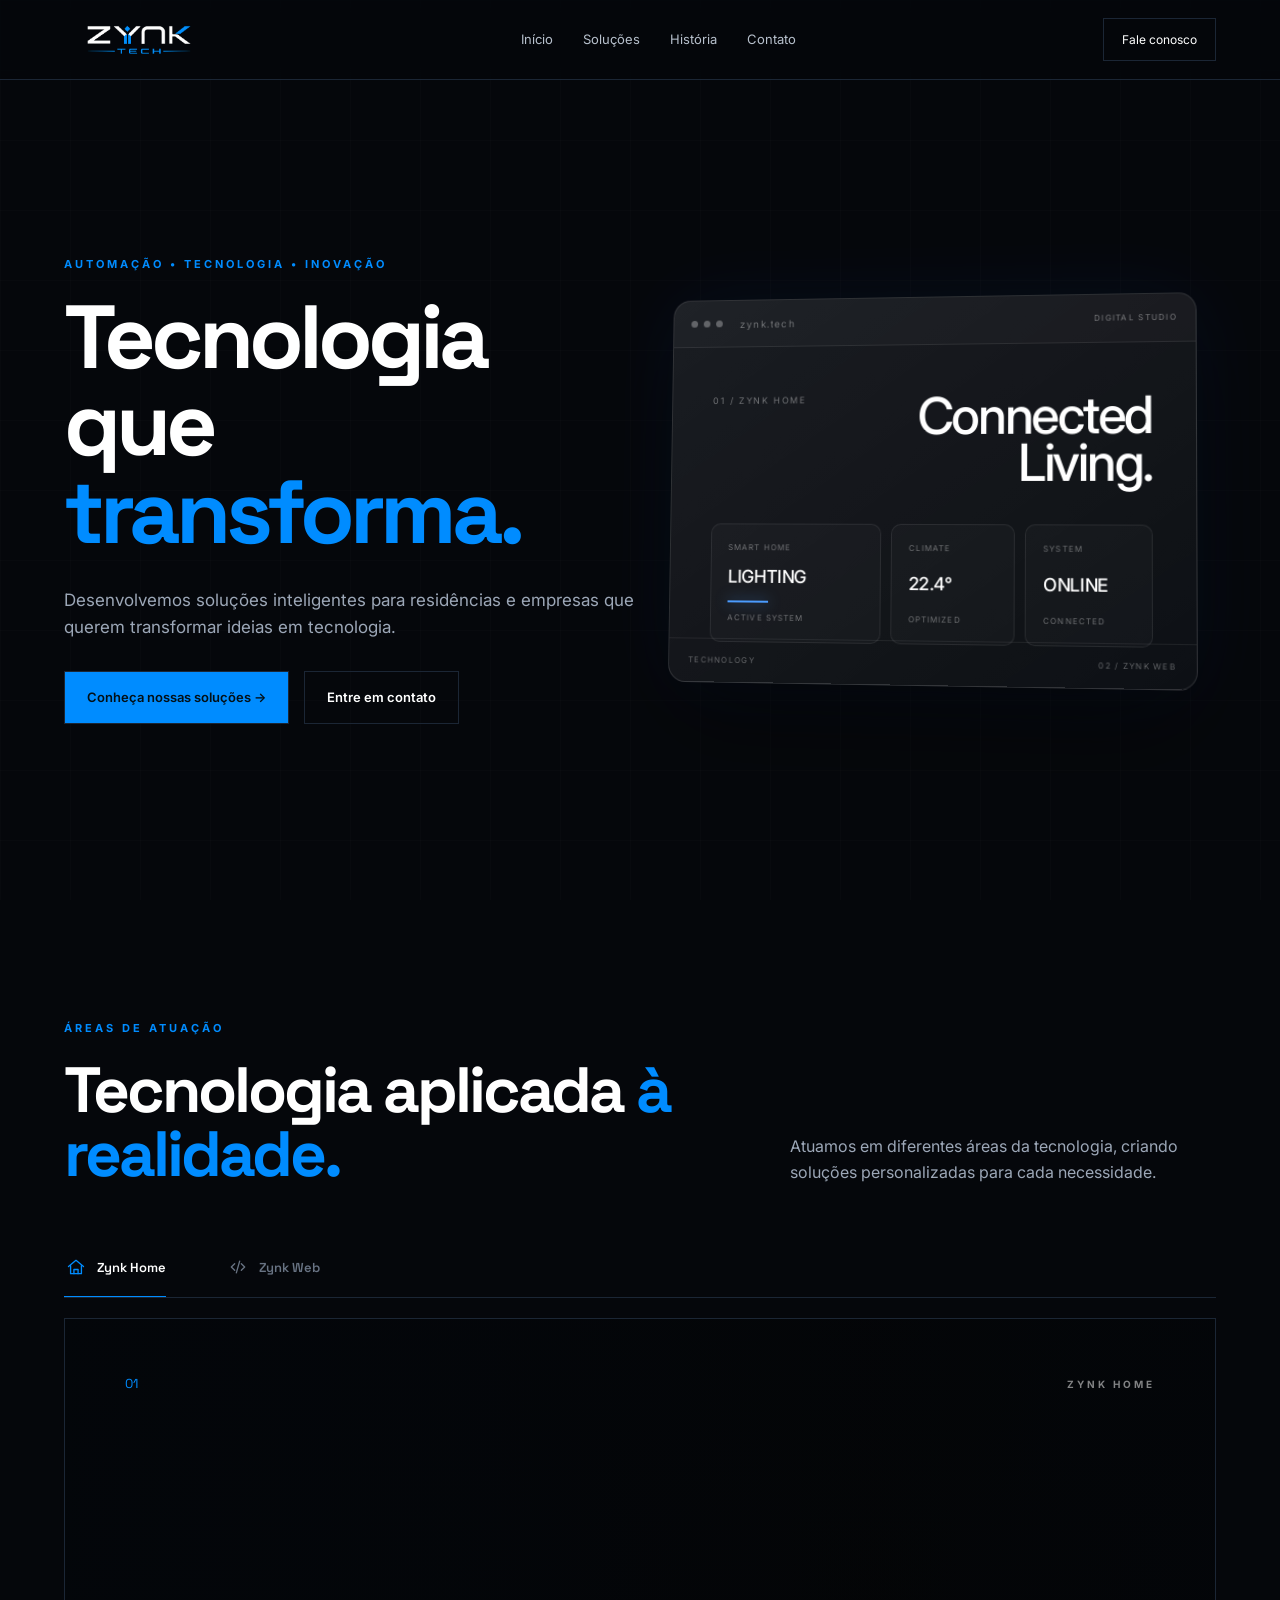
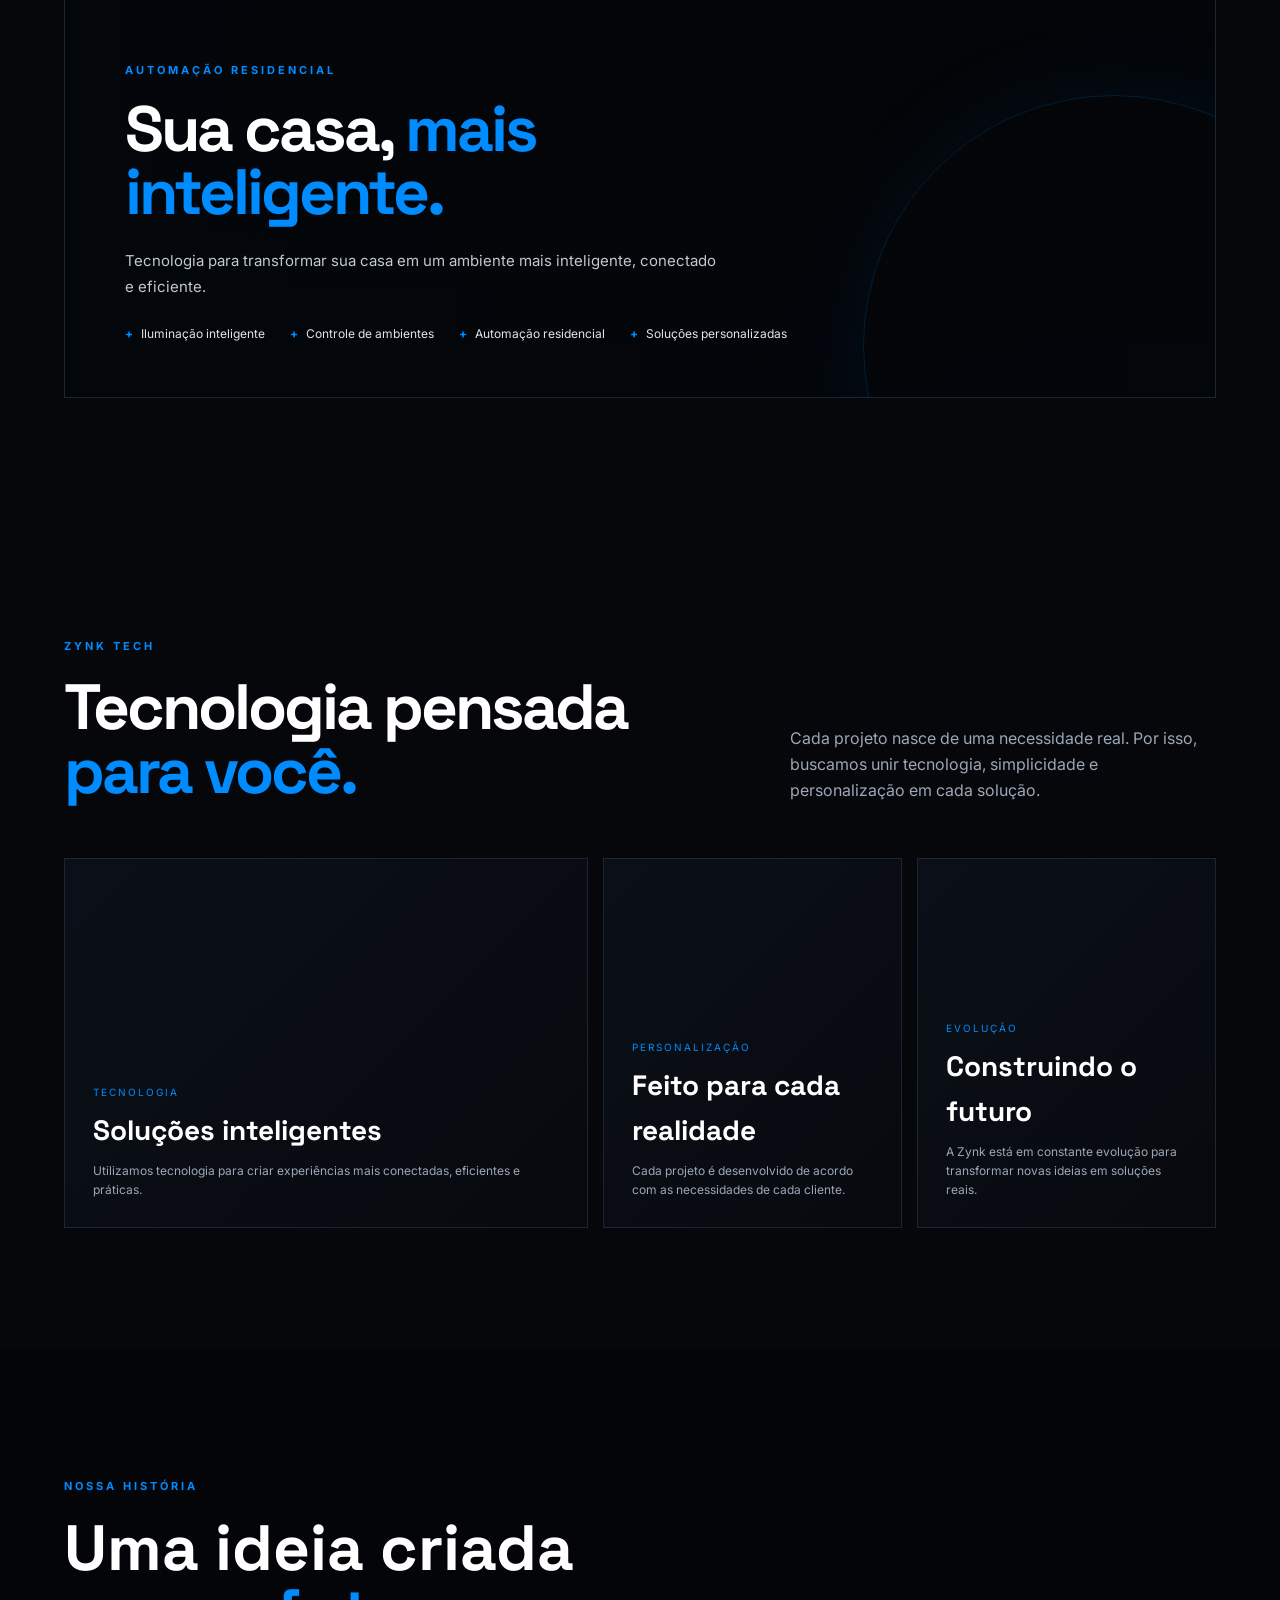
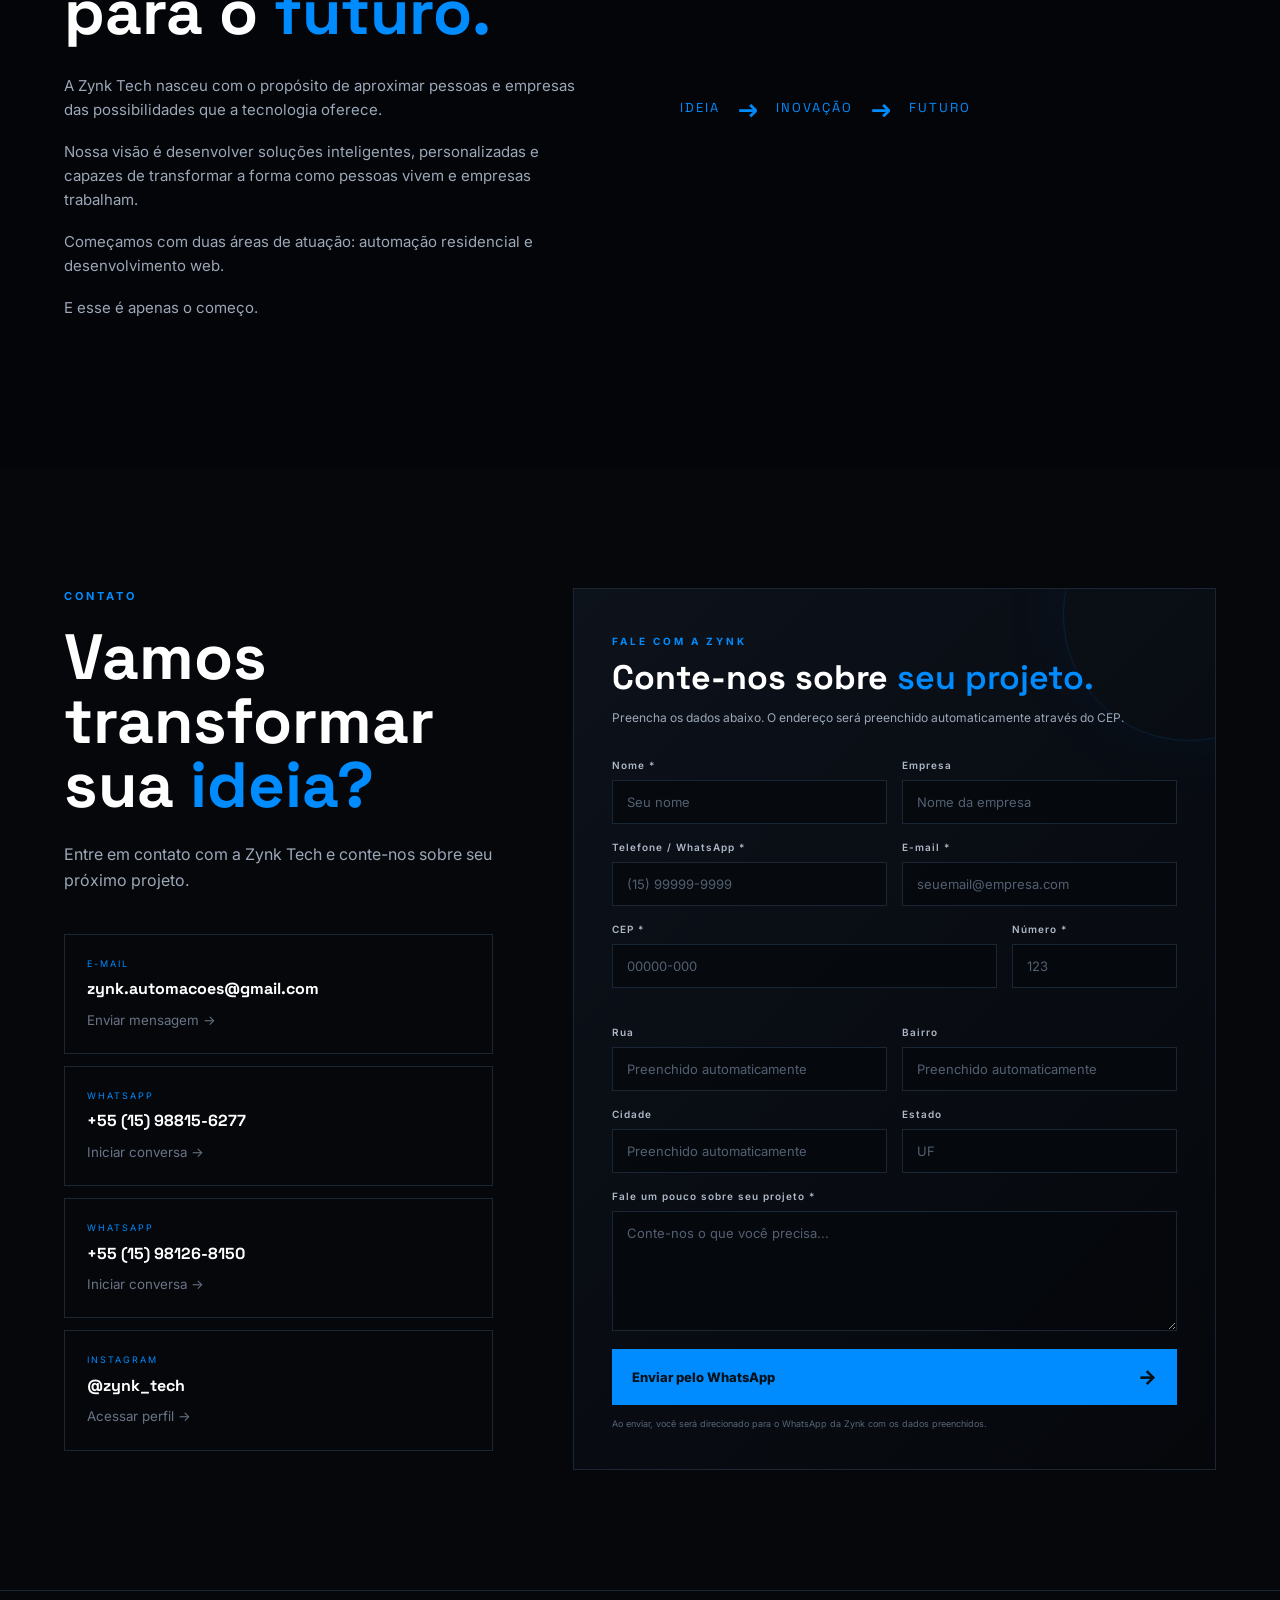
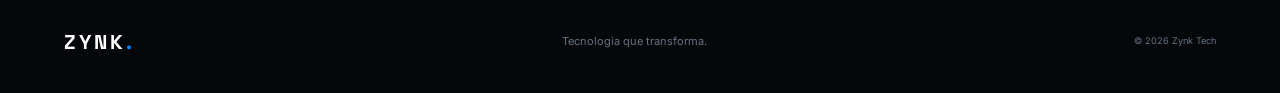
<file: index.html>
﻿<!DOCTYPE html>
<html lang="pt-BR">

<head>
    <meta charset="UTF-8">
    <meta name="viewport" content="width=device-width, initial-scale=1.0">

    <title>Zynk Tech</title>

    <link rel="stylesheet" href="style.css">
</head>

<body>

    <!-- ================= HEADER ================= -->

    <header class="header">

        <a href="#inicio" class="logo">
            <img src="imagens/logo-zynk-tech.png" alt="Zynk Tech">
        </a>

        <nav class="desktop-nav">
            <a href="#inicio">Início</a>
            <a href="#atuacao">Soluções</a>
            <a href="#historia">História</a>
            <a href="#contato">Contato</a>
        </nav>

        <a href="#contato" class="header-button">
            Fale conosco
        </a>

        <!-- MENU HAMBÚRGUER -->

        <button
            class="menu-toggle"
            type="button"
            aria-label="Abrir menu"
            aria-expanded="false">

            <span></span>
            <span></span>
            <span></span>

        </button>

        <!-- MENU MOBILE -->

        <nav class="mobile-nav">

            <a href="#inicio">Início</a>
            <a href="#atuacao">Soluções</a>
            <a href="#historia">História</a>
            <a href="#contato">Contato</a>

            <a href="#contato" class="mobile-contact-button">
                Fale conosco →
            </a>

        </nav>

    </header>


    <!-- ================= HERO ================= -->

    <section id="inicio" class="hero">

        <div class="hero-content">

            <p class="tag">
                AUTOMAÇÃO • TECNOLOGIA • INOVAÇÃO
            </p>

            <h1>
                Tecnologia que
                <span>transforma.</span>
            </h1>

            <p class="hero-description">
                Desenvolvemos soluções inteligentes para residências e empresas que querem transformar ideias
                em tecnologia.
            </p>

            <div class="hero-buttons">

                <a href="#atuacao" class="button primary">
                    Conheça nossas soluções →
                </a>

                <a href="#contato" class="button secondary">
                    Entre em contato
                </a>

            </div>

        </div>


        <!-- ELEMENTO VISUAL -->

        <div class="hero-visual">

            <div class="showcase-browser">

                <div class="showcase-topbar">

                    <div class="browser-dots">
                        <span></span>
                        <span></span>
                        <span></span>
                    </div>

                    <div class="browser-address">
                        zynk.tech
                    </div>

                    <span class="showcase-status">
                        DIGITAL STUDIO
                    </span>

                </div>

                <div class="showcase-content">

                    <div class="showcase-heading">
                        <span>01 / ZYNK HOME</span>
                        <strong>Connected<br>Living.</strong>
                    </div>

                    <div class="showcase-grid">

                        <div class="showcase-panel showcase-panel-main">

                            <span>SMART HOME</span>

                            <strong>LIGHTING</strong>

                            <div class="showcase-line"></div>

                            <small>ACTIVE SYSTEM</small>

                        </div>

                        <div class="showcase-panel">

                            <span>CLIMATE</span>

                            <strong>22.4°</strong>

                            <small>OPTIMIZED</small>

                        </div>

                        <div class="showcase-panel">

                            <span>SYSTEM</span>

                            <strong>ONLINE</strong>

                            <small>CONNECTED</small>

                        </div>

                    </div>

                </div>

                <div class="showcase-footer">

                    <span>TECHNOLOGY</span>
                    <span>02 / ZYNK WEB</span>

                </div>

            </div>

        </div>

    </section>


    <!-- ================= ÁREAS DE ATUAÇÃO ================= -->

    <section id="atuacao" class="sector-section">

        <div class="sector-header">

            <div>

                <p class="tag">
                    ÁREAS DE ATUAÇÃO
                </p>

                <h2>
                    Tecnologia aplicada
                    <span>à realidade.</span>
                </h2>

            </div>

            <p>
                Atuamos em diferentes áreas da tecnologia,
                criando soluções personalizadas para cada
                necessidade.
            </p>

        </div>


        <!-- ================= ABAS ================= -->

        <div class="sector-tabs" role="tablist">

            <!-- HOME -->

            <button
                class="sector-tab active"
                type="button"
                data-sector="residencial"
                role="tab"
                aria-selected="true">

                <span class="tab-icon">

                    <svg viewBox="0 0 24 24" aria-hidden="true">
                        <path d="M3 11.5 12 4l9 7.5"></path>
                        <path d="M5.5 10.5V20h13v-9.5"></path>
                        <path d="M9.5 20v-5h5v5"></path>
                    </svg>

                </span>

                <span class="tab-text">
                    Zynk Home
                </span>

            </button>


            <!-- WEB -->

            <button
                class="sector-tab"
                type="button"
                data-sector="sites"
                role="tab"
                aria-selected="false">

                <span class="tab-icon">

                    <svg viewBox="0 0 24 24" aria-hidden="true">
                        <path d="m8 8-4 4 4 4"></path>
                        <path d="m16 8 4 4-4 4"></path>
                        <path d="m14 5-4 14"></path>
                    </svg>

                </span>

                <span class="tab-text">
                    Zynk Web
                </span>

            </button>

        </div>


        <!-- ================= ÁREA DOS SETORES ================= -->

        <div class="sector-display">

            <!-- ================= RESIDENCIAL ================= -->

            <article
                class="sector-panel active"
                data-panel="residencial">

                <video
                    class="sector-video"
                    muted
                    loop
                    playsinline
                    autoplay
                    preload="auto">

                    <source
                        src="videos/smart-city-otimizado.mp4"
                        type="video/mp4">

                </video>

                <div class="sector-overlay"></div>

                <div class="sector-content">

                    <div class="sector-top">

                        <span class="sector-number">
                            01
                        </span>

                        <span class="sector-category">
                            ZYNK HOME
                        </span>

                    </div>

                    <div class="sector-main-text">

                        <p class="sector-small-title">
                            AUTOMAÇÃO RESIDENCIAL
                        </p>

                        <h3>
                            Sua casa,
                            <span>mais inteligente.</span>
                        </h3>

                        <p class="sector-description">
                            Tecnologia para transformar sua casa em um ambiente
                            mais inteligente, conectado e eficiente.
                        </p>

                        <ul class="sector-list">

                            <li>Iluminação inteligente</li>
                            <li>Controle de ambientes</li>
                            <li>Automação residencial</li>
                            <li>Soluções personalizadas</li>

                        </ul>

                    </div>

                </div>

            </article>


            <!-- ================= SITES ================= -->

            <article
                class="sector-panel"
                data-panel="sites">

                <video
                    class="sector-video"
                    muted
                    loop
                    playsinline
                    autoplay
                    preload="auto">

                    <source
                        src="videos/web-otimizado.mp4"
                        type="video/mp4">

                </video>

                <div class="sector-overlay"></div>

                <div class="sector-content">

                    <div class="sector-top">

                        <span class="sector-number">
                            02
                        </span>

                        <span class="sector-category">
                            ZYNK WEB
                        </span>

                    </div>

                    <div class="sector-main-text">

                        <p class="sector-small-title">
                            DESENVOLVIMENTO DE SITES
                        </p>

                        <h3>
                            Sua empresa na
                            <span>internet.</span>
                        </h3>

                        <p class="sector-description">
                            Desenvolvemos sites modernos e responsivos
                            para empresas que desejam fortalecer sua
                            presença digital.
                        </p>

                        <ul class="sector-list">

                            <li>Sites institucionais</li>
                            <li>Landing pages</li>
                            <li>Design responsivo</li>
                            <li>Projetos personalizados</li>

                        </ul>

                    </div>

                </div>

            </article>

        </div>

    </section>
    <!-- ================= DIFERENCIAIS ================= -->

    <section id="diferenciais" class="section projects">

        <div class="section-header">

            <div>

                <p class="tag">
                    ZYNK TECH
                </p>

                <h2>
                    Tecnologia pensada
                    <span>para você.</span>
                </h2>

            </div>

            <p>
                Cada projeto nasce de uma necessidade real.
                Por isso, buscamos unir tecnologia, simplicidade
                e personalização em cada solução.
            </p>

        </div>

        <div class="project-grid">

            <div class="project-card large">

                <span>
                    TECNOLOGIA
                </span>

                <h3>
                    Soluções inteligentes
                </h3>

                <p>
                    Utilizamos tecnologia para criar experiências
                    mais conectadas, eficientes e práticas.
                </p>

            </div>

            <div class="project-card">

                <span>
                    PERSONALIZAÇÃO
                </span>

                <h3>
                    Feito para cada realidade
                </h3>

                <p>
                    Cada projeto é desenvolvido de acordo com
                    as necessidades de cada cliente.
                </p>

            </div>

            <div class="project-card">

                <span>
                    EVOLUÇÃO
                </span>

                <h3>
                    Construindo o futuro
                </h3>

                <p>
                    A Zynk está em constante evolução para
                    transformar novas ideias em soluções reais.
                </p>

            </div>

        </div>

    </section>




    <!-- ================= HISTÓRIA ================= -->

    <section id="historia" class="history">

        <div class="history-content">

            <p class="tag">
                NOSSA HISTÓRIA
            </p>

            <h2>
                Uma ideia criada
                para o <span>futuro.</span>
            </h2>

            <p>
                A Zynk Tech nasceu com o propósito de
                aproximar pessoas e empresas das possibilidades
                que a tecnologia oferece.
            </p>

            <p>
                Nossa visão é desenvolver soluções inteligentes,
                personalizadas e capazes de transformar a forma
                como pessoas vivem e empresas trabalham.
            </p>

            <p>
                Começamos com duas áreas de atuação: automação residencial
                e desenvolvimento web.
            </p>

            <p>
                E esse é apenas o começo.
            </p>

        </div>


        <div class="history-visual">

            <div class="history-line">

                <span>IDEIA</span>

                <strong>→</strong>

                <span>INOVAÇÃO</span>

                <strong>→</strong>

                <span>FUTURO</span>

            </div>

        </div>

    </section>


    <!-- ================= CONTATO ================= -->

    <section id="contato" class="section contact">

        <div class="contact-title">

            <p class="tag">
                CONTATO
            </p>

            <h2>
                Vamos transformar
                sua <span>ideia?</span>
            </h2>

            <p>
                Entre em contato com a Zynk Tech
                e conte-nos sobre seu próximo projeto.
            </p>


            <!-- CONTATOS DIRETOS -->

            <div class="contact-list">

                <!-- E-MAIL -->

                <a
                    href="mailto:zynk.automacoes@gmail.com"
                    class="contact-item">

                    <span>
                        E-MAIL
                    </span>

                    <strong>
                        zynk.automacoes@gmail.com
                    </strong>

                    <small>
                        Enviar mensagem →
                    </small>

                </a>


                <!-- TELEFONE 1 / WHATSAPP -->

                <a
                    href="https://wa.me/5515988156277"
                    target="_blank"
                    rel="noopener noreferrer"
                    class="contact-item">

                    <span>
                        WHATSAPP
                    </span>

                    <strong>
                        +55 (15) 98815-6277
                    </strong>

                    <small>
                        Iniciar conversa →
                    </small>

                </a>


                <!-- TELEFONE 2 -->

                <a
                    href="https://wa.me/5515981268150"
                    target="_blank"
                    rel="noopener noreferrer"
                    class="contact-item">

                    <span>
                        WHATSAPP
                    </span>

                    <strong>
                        +55 (15) 98126-8150
                    </strong>

                    <small>
                        Iniciar conversa →
                    </small>

                </a>


                <!-- INSTAGRAM -->

                <a
                    href="https://www.instagram.com/zynk_tech/"
                    target="_blank"
                    rel="noopener noreferrer"
                    class="contact-item">

                    <span>
                        INSTAGRAM
                    </span>

                    <strong>
                        @zynk_tech
                    </strong>

                    <small>
                        Acessar perfil →
                    </small>

                </a>

            </div>

        </div>


        <!-- ================= FORMULÁRIO ================= -->

        <div class="contact-form-wrapper">

            <div class="form-heading">

                <span>
                    FALE COM A ZYNK
                </span>

                <h3>
                    Conte-nos sobre
                    <strong>seu projeto.</strong>
                </h3>

                <p>
                    Preencha os dados abaixo. O endereço será
                    preenchido automaticamente através do CEP.
                </p>

            </div>


            <form id="contactForm" class="contact-form">

                <div class="form-row">

                    <div class="form-group">

                        <label for="nome">
                            Nome *
                        </label>

                        <input
                            type="text"
                            id="nome"
                            name="nome"
                            placeholder="Seu nome"
                            autocomplete="name"
                            required>

                    </div>


                    <div class="form-group">

                        <label for="empresa">
                            Empresa
                        </label>

                        <input
                            type="text"
                            id="empresa"
                            name="empresa"
                            placeholder="Nome da empresa"
                            autocomplete="organization">

                    </div>

                </div>


                <div class="form-row">

                    <div class="form-group">

                        <label for="telefone">
                            Telefone / WhatsApp *
                        </label>

                        <input
                            type="tel"
                            id="telefone"
                            name="telefone"
                            placeholder="(15) 99999-9999"
                            autocomplete="tel"
                            maxlength="15"
                            required>

                    </div>


                    <div class="form-group">

                        <label for="email">
                            E-mail *
                        </label>

                        <input
                            type="email"
                            id="email"
                            name="email"
                            placeholder="seuemail@empresa.com"
                            autocomplete="email"
                            required>

                    </div>

                </div>


                <div class="form-row cep-row">

                    <div class="form-group cep-field">

                        <label for="cep">
                            CEP *
                        </label>

                        <input
                            type="text"
                            id="cep"
                            name="cep"
                            placeholder="00000-000"
                            inputmode="numeric"
                            autocomplete="postal-code"
                            maxlength="9"
                            required>

                        <small id="cepStatus" class="cep-status"></small>

                    </div>


                    <div class="form-group number-field">

                        <label for="numero">
                            Número *
                        </label>

                        <input
                            type="text"
                            id="numero"
                            name="numero"
                            placeholder="123"
                            autocomplete="address-line2"
                            required>

                    </div>

                </div>


                <div class="form-row">

                    <div class="form-group">

                        <label for="endereco">
                            Rua
                        </label>

                        <input
                            type="text"
                            id="endereco"
                            name="endereco"
                            placeholder="Preenchido automaticamente"
                            autocomplete="street-address"
                            readonly>

                    </div>


                    <div class="form-group">

                        <label for="bairro">
                            Bairro
                        </label>

                        <input
                            type="text"
                            id="bairro"
                            name="bairro"
                            placeholder="Preenchido automaticamente"
                            readonly>

                    </div>

                </div>


                <div class="form-row">

                    <div class="form-group">

                        <label for="cidade">
                            Cidade
                        </label>

                        <input
                            type="text"
                            id="cidade"
                            name="cidade"
                            placeholder="Preenchido automaticamente"
                            autocomplete="address-level2"
                            readonly>

                    </div>


                    <div class="form-group state-field">

                        <label for="estado">
                            Estado
                        </label>

                        <input
                            type="text"
                            id="estado"
                            name="estado"
                            placeholder="UF"
                            maxlength="2"
                            readonly>

                    </div>

                </div>


                <div class="form-group">

                    <label for="mensagem">
                        Fale um pouco sobre seu projeto *
                    </label>

                    <textarea
                        id="mensagem"
                        name="mensagem"
                        rows="5"
                        placeholder="Conte-nos o que você precisa..."
                        required></textarea>

                </div>


                <button
                    type="submit"
                    class="form-submit">

                    Enviar pelo WhatsApp
                    <span>→</span>

                </button>


                <p class="form-note">
                    Ao enviar, você será direcionado para o WhatsApp
                    da Zynk com os dados preenchidos.
                </p>

            </form>

        </div>

    </section>


    <!-- ================= FOOTER ================= -->

    <footer>

        <div class="footer-logo">
            ZYNK<span>.</span>
        </div>

        <p>
            Tecnologia que transforma.
        </p>

        <small>
            © 2026 Zynk Tech
        </small>

    </footer>


    <script src="script.js"></script>

</body>

</html>
</file>
<file: style.css>
﻿@import url(
    'https://fonts.googleapis.com/css2?family=Inter:wght@400;500;600;700;800&family=Space+Grotesk:wght@400;500;600;700&display=swap'
);


/* =====================================================
   CONFIGURAÇÕES
===================================================== */

:root {

    --bg: #05070b;
    --bg-secondary: #0b0f16;
    --card: #101722;

    --text: #ffffff;
    --muted: #9ca7b7;

    --line: #1b2635;

    --cyan: #008CFF;
    --purple: #006BFF;

}


* {

    margin: 0;
    padding: 0;

    box-sizing: border-box;

}


html {

    scroll-behavior: smooth;

}


body {

    background: var(--bg);

    color: var(--text);

    font-family: "Inter", sans-serif;

    line-height: 1.6;

    overflow-x: hidden;

}


a {

    text-decoration: none;

    color: inherit;

}


button,
input,
textarea {

    font-family: inherit;

}


button {

    border: none;

}


input,
textarea {

    outline: none;

}


/* =====================================================
   SCROLLBAR
===================================================== */

::-webkit-scrollbar {

    width: 8px;

}


::-webkit-scrollbar-track {

    background: #030509;

}


::-webkit-scrollbar-thumb {

    background: #172334;

}


::-webkit-scrollbar-thumb:hover {

    background: var(--cyan);

}


/* =====================================================
   HEADER
===================================================== */

.header {

    height: 80px;

    position: fixed;

    top: 0;
    left: 0;

    width: 100%;

    z-index: 1000;

    display: flex;

    align-items: center;

    justify-content: space-between;

    padding: 0 5%;

    background: rgba(5,7,11,0.75);

    backdrop-filter: blur(15px);

    border-bottom: 1px solid var(--line);

}


.logo {

    display: flex;

    align-items: center;

    z-index: 1002;

}


.logo img {

    width: 150px;

    height: auto;

    display: block;

}


.desktop-nav {

    display: flex;

    gap: 30px;

}


.desktop-nav a {

    font-size: 13px;

    color: #b7c0cc;

    transition: 0.3s;

}


.desktop-nav a:hover {

    color: var(--cyan);

}


.header-button {

    border: 1px solid var(--line);

    padding: 11px 18px;

    font-size: 12px;

    transition: 0.3s;

}


.header-button:hover {

    border-color: var(--cyan);

    color: var(--cyan);

}


/* =====================================================
   MENU HAMBÚRGUER
===================================================== */

.menu-toggle {

    display: none;

    width: 42px;
    height: 42px;

    background: transparent;

    cursor: pointer;

    align-items: center;

    justify-content: center;

    flex-direction: column;

    gap: 5px;

    z-index: 1002;

}


.menu-toggle span {

    display: block;

    width: 24px;
    height: 2px;

    background: white;

    transition: 0.3s;

}


.menu-toggle.active span:nth-child(1) {

    transform: translateY(7px) rotate(45deg);

}


.menu-toggle.active span:nth-child(2) {

    opacity: 0;

}


.menu-toggle.active span:nth-child(3) {

    transform: translateY(-7px) rotate(-45deg);

}


/* =====================================================
   MENU MOBILE
===================================================== */

.mobile-nav {

    display: none;

    position: absolute;

    top: 80px;

    left: 0;

    width: 100%;

    padding: 15px 5% 25px;

    background: rgba(5,7,11,0.98);

    backdrop-filter: blur(20px);

    border-bottom: 1px solid var(--line);

}


.mobile-nav.open {

    display: flex;

    flex-direction: column;

}


.mobile-nav a {

    padding: 16px 0;

    color: #b7c0cc;

    font-size: 14px;

    border-bottom: 1px solid rgba(27,38,53,0.6);

    transition: 0.3s;

}


.mobile-nav a:hover {

    color: var(--cyan);

}


.mobile-nav .mobile-contact-button {

    margin-top: 15px;

    padding: 14px 18px;

    color: #031016;

    background: var(--cyan);

    border: none;

    text-align: center;

    font-weight: 700;

}


/* =====================================================
   HERO
===================================================== */

.hero {

    min-height: 100vh;

    padding: 160px 5% 80px;

    max-width: 1500px;

    margin: auto;

    display: grid;

    grid-template-columns: 1fr 1fr;

    align-items: center;

    position: relative;

    overflow: hidden;

}


.hero::before {

    content: "";

    position: absolute;

    inset: 0;

    opacity: 0.18;

    background-image:

        linear-gradient(
            rgba(255,255,255,0.08) 1px,
            transparent 1px
        ),

        linear-gradient(
            90deg,
            rgba(255,255,255,0.08) 1px,
            transparent 1px
        );

    background-size: 70px 70px;

}


.hero-content {

    position: relative;

    z-index: 2;

}


.tag {

    color: var(--cyan);

    font-size: 11px;

    font-weight: 700;

    letter-spacing: 3px;

    margin-bottom: 20px;

}


.hero h1 {

    font-family: "Space Grotesk";

    font-size: clamp(55px, 7vw, 95px);

    line-height: 0.98;

    letter-spacing: -5px;

    max-width: 800px;

}


.hero h1 span {

    color: var(--cyan);

}


.hero-description {

    color: var(--muted);

    max-width: 570px;

    font-size: 17px;

    margin: 30px 0;

}


.hero-buttons {

    display: flex;

    gap: 15px;

    flex-wrap: wrap;

}


.button {

    padding: 15px 22px;

    border: 1px solid var(--line);

    font-size: 13px;

    font-weight: 600;

    transition: 0.3s;

}


.primary {

    background: var(--cyan);

    color: #031016;

}


.primary:hover {

    transform: translateY(-3px);

    box-shadow:
        0 10px 40px rgba(0,140,255,0.2);

}


.secondary:hover {

    border-color: var(--cyan);

    color: var(--cyan);

}


/* =====================================================
   HERO VISUAL
===================================================== */

.hero-visual {

    min-height: 550px;

    position: relative;

    display: flex;

    align-items: center;

    justify-content: center;

}


.circle {

    width: 340px;

    height: 340px;

    border-radius: 50%;

    border: 1px solid rgba(0,140,255,0.4);

    box-shadow:

        0 0 80px rgba(0,140,255,0.1),

        inset 0 0 80px rgba(0,107,255,0.08);

    position: relative;

}


.circle::before {

    content: "";

    position: absolute;

    inset: 45px;

    border-radius: 50%;

    border: 1px solid rgba(0,140,255,0.2);

}


.circle::after {

    content: "";

    position: absolute;

    inset: 100px;

    border-radius: 50%;

    border: 1px solid rgba(0,140,255,0.2);

}


.tech-card {

    position: absolute;

    padding: 15px 20px;

    min-width: 135px;

    background: rgba(12,17,25,0.85);

    border: 1px solid var(--line);

    backdrop-filter: blur(12px);

}


.tech-card span {

    color: var(--cyan);

    font-size: 10px;

}


.tech-card p {

    font-family: "Space Grotesk";

    font-size: 12px;

    font-weight: 600;

}


.card-1 {

    top: 17%;

    right: 10%;

}


.card-2 {

    bottom: 17%;

    left: 5%;

}


.card-3 {

    top: 48%;

    right: 0;

}


/* =====================================================
   SETORES
===================================================== */

.sector-section {

    padding: 120px 5%;

    max-width: 1600px;

    margin: auto;

}


.sector-header {

    display: grid;

    grid-template-columns: 1fr 0.65fr;

    gap: 70px;

    align-items: end;

    margin-bottom: 50px;

}


.sector-header h2 {

    font-family: "Space Grotesk";

    font-size: clamp(40px, 5vw, 65px);

    line-height: 1;

    letter-spacing: -3px;

}


.sector-header h2 span {

    color: var(--cyan);

}


.sector-header > p {

    color: var(--muted);

    max-width: 500px;

}


/* =====================================================
   ABAS DOS SETORES
===================================================== */

.sector-tabs {

    display: flex;

    align-items: center;

    gap: 0;

    border-bottom: 1px solid var(--line);

    margin-bottom: 20px;

    overflow-x: auto;

    scrollbar-width: none;

}


.sector-tabs::-webkit-scrollbar {

    display: none;

}


.sector-tab {

    position: relative;

    border: none;

    background: transparent;

    color: #687383;

    padding: 20px 30px 18px;

    cursor: pointer;

    font-size: 13px;

    font-weight: 600;

    white-space: nowrap;

    transition: 0.3s;

    display: flex;

    align-items: center;

    gap: 10px;

}


.sector-tab:first-child {

    padding-left: 0;

}


.sector-tab:hover {

    color: white;

}


.sector-tab.active {

    color: white;

}


.sector-tab::after {

    content: "";

    position: absolute;

    left: 30px;
    right: 30px;

    bottom: -1px;

    height: 2px;

    background: var(--cyan);

    transform: scaleX(0);

    transform-origin: center;

    transition: 0.3s;

}


.sector-tab:first-child::after {

    left: 0;

}


.sector-tab.active::after {

    transform: scaleX(1);

}


/* ÍCONES */

.tab-icon {

    width: 23px;
    height: 23px;

    display: flex;

    align-items: center;
    justify-content: center;

}


.tab-icon svg {

    width: 20px;
    height: 20px;

    fill: none;

    stroke: currentColor;

    stroke-width: 1.6;

    stroke-linecap: round;

    stroke-linejoin: round;

    transition: 0.3s;

}


.sector-tab.active .tab-icon {

    color: var(--cyan);

}


.tab-text {

    font-family: "Space Grotesk";

}


/* =====================================================
   ÁREA DO CONTEÚDO
===================================================== */

.sector-display {

    position: relative;

    width: 100%;

    min-height: 680px;

    overflow: hidden;

    background: #020407;

    border: 1px solid var(--line);

}


/* =====================================================
   PAINÉIS
===================================================== */

.sector-panel {

    position: absolute;

    inset: 0;

    opacity: 0;

    visibility: hidden;

    pointer-events: none;

    transition:
        opacity 0.6s ease,
        visibility 0.6s ease;

}


.sector-panel.active {

    opacity: 1;

    visibility: visible;

    pointer-events: auto;

}


/* =====================================================
   VÍDEO
===================================================== */

.sector-video {

    position: absolute;

    inset: 0;

    width: 100%;
    height: 100%;

    object-fit: cover;

    z-index: 1;

    background: #020407;

    filter: grayscale(100%);

}


/* =====================================================
   OVERLAY
===================================================== */

.sector-overlay {

    position: absolute;

    inset: 0;

    z-index: 2;

    background:

        linear-gradient(
            90deg,
            rgba(3,6,10,0.96) 0%,
            rgba(3,6,10,0.82) 35%,
            rgba(3,6,10,0.42) 70%,
            rgba(3,6,10,0.72) 100%
        ),

        linear-gradient(
            0deg,
            rgba(3,6,10,0.95) 0%,
            transparent 45%,
            rgba(3,6,10,0.35) 100%
        );

}


/* =====================================================
   CONTEÚDO SOBRE O VÍDEO
===================================================== */

.sector-content {

    position: relative;

    z-index: 3;

    height: 100%;

    min-height: 680px;

    padding: 55px 60px;

    display: flex;

    flex-direction: column;

    justify-content: space-between;

}


.sector-top {

    display: flex;

    align-items: center;

    justify-content: space-between;

}


.sector-number {

    font-family: "Space Grotesk";

    font-size: 13px;

    color: var(--cyan);

}


.sector-category {

    font-size: 10px;

    letter-spacing: 3px;

    font-weight: 700;

    color: rgba(255,255,255,0.5);

}


.sector-main-text {

    max-width: 700px;

}


.sector-small-title {

    color: var(--cyan);

    font-size: 11px;

    letter-spacing: 3px;

    font-weight: 700;

    margin-bottom: 18px;

}


.sector-main-text h3 {

    font-family: "Space Grotesk";

    font-size: clamp(45px, 5vw, 75px);

    line-height: 0.98;

    letter-spacing: -3px;

    margin-bottom: 25px;

}


.sector-main-text h3 span {

    color: var(--cyan);

}


.sector-description {

    color: #c1c8d2;

    max-width: 600px;

    font-size: 15px;

    line-height: 1.7;

    margin-bottom: 25px;

}


.sector-list {

    list-style: none;

    display: flex;

    flex-wrap: wrap;

    gap: 10px 25px;

}


.sector-list li {

    color: #e0e5ec;

    font-size: 12px;

}


.sector-list li::before {

    content: "+";

    color: var(--cyan);

    margin-right: 8px;

    font-weight: 700;

}


/* =====================================================
   EFEITO DO PAINEL
===================================================== */

.sector-panel::before {

    content: "";

    position: absolute;

    width: 500px;
    height: 500px;

    right: -150px;
    bottom: -200px;

    border-radius: 50%;

    border: 1px solid rgba(0,140,255,0.18);

    box-shadow:
        0 0 100px rgba(0,140,255,0.08);

    z-index: 3;

    pointer-events: none;

}


/* =====================================================
   SEÇÕES
===================================================== */

.section {

    max-width: 1500px;

    margin: auto;

    padding: 120px 5%;

}


.section-header {

    display: grid;

    grid-template-columns: 1fr 0.65fr;

    gap: 70px;

    align-items: end;

    margin-bottom: 55px;

}


.section-header h2 {

    font-family: "Space Grotesk";

    font-size: clamp(40px, 5vw, 65px);

    line-height: 1;

    letter-spacing: -3px;

}


.section-header h2 span {

    color: var(--cyan);

}


.section-header > p {

    color: var(--muted);

}


/* =====================================================
   PROJETOS
===================================================== */

.project-grid {

    display: grid;

    grid-template-columns: 1.4fr .8fr .8fr;

    gap: 15px;

}


.project-card {

    min-height: 270px;

    padding: 28px;

    border: 1px solid var(--line);

    background:

        linear-gradient(
            135deg,
            #0b1018,
            #07090e
        );

    display: flex;

    flex-direction: column;

    justify-content: flex-end;

    position: relative;

    overflow: hidden;

    transition: 0.3s;

}


.project-card:hover {

    border-color: rgba(0,140,255,0.35);

    transform: translateY(-4px);

}


.project-card.large {

    min-height: 370px;

}


.project-card span {

    color: var(--cyan);

    font-size: 10px;

    letter-spacing: 2px;

}


.project-card h3 {

    font-family: "Space Grotesk";

    font-size: 28px;

    margin: 8px 0;

}


.project-card p {

    color: var(--muted);

    font-size: 12px;

}


/* =====================================================
   HISTÓRIA
===================================================== */

.history {

    padding: 130px 5%;

    display: grid;

    grid-template-columns: 1fr 1fr;

    gap: 80px;

    background: #030509;

    position: relative;

}


.history-content {

    max-width: 700px;

    justify-self: end;

}


.history h2 {

    font-family: "Space Grotesk";

    font-size: clamp(40px,5vw,65px);

    line-height: 1;

    margin-bottom: 30px;

}


.history h2 span {

    color: var(--cyan);

}


.history-content > p:not(.tag) {

    color: var(--muted);

    font-size: 15px;

    margin-bottom: 18px;

}


.history-visual {

    display: flex;

    align-items: center;

}


.history-line {

    display: flex;

    align-items: center;

    gap: 18px;

    color: var(--cyan);

    font-family: "Space Grotesk";

}


.history-line span {

    font-size: 13px;

    letter-spacing: 2px;

}


.history-line strong {

    font-size: 25px;

}


/* =====================================================
   CONTATO
===================================================== */

.contact {

    display: grid;

    grid-template-columns: .8fr 1.2fr;

    gap: 80px;

}


.contact-title h2 {

    font-family: "Space Grotesk";

    font-size: clamp(42px,5vw,65px);

    line-height: 1;

}


.contact-title h2 span {

    color: var(--cyan);

}


.contact-title > p:not(.tag) {

    color: var(--muted);

    margin-top: 25px;

    max-width: 450px;

}


/* =====================================================
   CONTATOS DIRETOS
===================================================== */

.contact-list {

    display: flex;

    flex-direction: column;

    gap: 12px;

    margin-top: 40px;

    width: 100%;

    max-width: 520px;

}


.contact-item {

    width: 100%;

    padding: 22px;

    border: 1px solid var(--line);

    display: flex;

    flex-direction: column;

    background: transparent;

    transition: 0.3s;

}


.contact-item:hover {

    border-color: rgba(0,140,255,0.4);

    background: #090e15;

}


.contact-item span {

    color: var(--cyan);

    font-size: 9px;

    letter-spacing: 2px;

}


.contact-item strong {

    font-family: "Space Grotesk";

    font-size: 16px;

    margin-top: 5px;

}


.contact-item small {

    color: #697485;

    margin-top: 8px;

}


/* =====================================================
   GRUPO DOS TELEFONES
===================================================== */

.contact-phone-group {

    cursor: default;

}


.contact-phone-group:hover {

    border-color: rgba(0,140,255,0.4);

}


.phone-links {

    display: flex;

    flex-direction: column;

    width: 100%;

    margin-top: 8px;

}


.phone-links a {

    display: flex;

    align-items: center;

    justify-content: space-between;

    gap: 20px;

    padding: 14px 0;

    border-top: 1px solid var(--line);

    transition: 0.3s;

}


.phone-links a:first-child {

    border-top: none;

    padding-top: 8px;

}


.phone-links a:last-child {

    padding-bottom: 4px;

}


.phone-links a:hover {

    color: var(--cyan);

}


.phone-links a:hover strong {

    color: var(--cyan);

}


.phone-links a:hover small {

    color: var(--text);

}


.phone-links a strong {

    margin-top: 0;

    font-size: 15px;

    transition: 0.3s;

}


.phone-links a small {

    margin-top: 0;

    color: #697485;

    white-space: nowrap;

    transition: 0.3s;

}


/* =====================================================
   FORMULÁRIO
===================================================== */

.contact-form-wrapper {

    border: 1px solid var(--line);

    background:
        linear-gradient(
            135deg,
            rgba(16,23,34,0.7),
            rgba(5,7,11,0.95)
        );

    padding: 38px;

    position: relative;

    overflow: hidden;

}


.contact-form-wrapper::before {

    content: "";

    position: absolute;

    width: 250px;
    height: 250px;

    right: -100px;
    top: -100px;

    border-radius: 50%;

    border: 1px solid rgba(0,140,255,0.15);

    box-shadow:
        0 0 80px rgba(0,140,255,0.05);

    pointer-events: none;

}


.form-heading {

    position: relative;

    z-index: 1;

    margin-bottom: 30px;

}


.form-heading > span {

    color: var(--cyan);

    font-size: 10px;

    letter-spacing: 3px;

    font-weight: 700;

}


.form-heading h3 {

    font-family: "Space Grotesk";

    font-size: 34px;

    line-height: 1.05;

    margin: 8px 0 12px;

}


.form-heading h3 strong {

    color: var(--cyan);

    font-weight: 600;

}


.form-heading p {

    color: var(--muted);

    font-size: 12px;

    max-width: 600px;

}


.contact-form {

    position: relative;

    z-index: 1;

}


.form-row {

    display: grid;

    grid-template-columns: 1fr 1fr;

    gap: 15px;

    margin-bottom: 15px;

}


.form-group {

    display: flex;

    flex-direction: column;

}


.form-group label {

    color: #aeb8c7;

    font-size: 10px;

    letter-spacing: 1px;

    margin-bottom: 7px;

    font-weight: 600;

}


.form-group input,
.form-group textarea {

    width: 100%;

    padding: 13px 14px;

    border: 1px solid var(--line);

    background: rgba(5,7,11,0.75);

    color: white;

    font-size: 13px;

    transition: 0.3s;

}


.form-group textarea {

    resize: vertical;

    min-height: 120px;

}


.form-group input::placeholder,
.form-group textarea::placeholder {

    color: #536071;

}


.form-group input:focus,
.form-group textarea:focus {

    border-color: rgba(0,140,255,0.7);

    box-shadow:
        0 0 0 2px rgba(0,140,255,0.06);

}


.form-group input[readonly] {

    color: #8f9aaa;

    cursor: default;

}


.cep-row {

    grid-template-columns: 1.4fr .6fr;

}


.cep-status {

    min-height: 17px;

    margin-top: 4px;

    color: var(--cyan);

    font-size: 9px;

}


.cep-status.error {

    color: #ff6b6b;

}


.form-submit {

    width: 100%;

    margin-top: 18px;

    padding: 16px 20px;

    display: flex;

    align-items: center;

    justify-content: space-between;

    background: var(--cyan);

    color: #031016;

    font-size: 13px;

    font-weight: 800;

    cursor: pointer;

    transition: 0.3s;

}


.form-submit:hover {

    transform: translateY(-2px);

    box-shadow:
        0 12px 35px rgba(0,140,255,0.18);

}


.form-submit span {

    font-size: 20px;

}


.form-note {

    color: #596577;

    font-size: 9px;

    margin-top: 12px;

    line-height: 1.5;

}


/* =====================================================
   FOOTER
===================================================== */

footer {

    padding: 35px 5%;

    border-top: 1px solid var(--line);

    display: flex;

    align-items: center;

    justify-content: space-between;

    color: #687383;

    font-size: 11px;

}


.footer-logo {

    color: white;

    font-family: "Space Grotesk";

    font-weight: 700;

    font-size: 20px;

    letter-spacing: 3px;

}


.footer-logo span {

    color: var(--cyan);

}


/* =====================================================
   RESPONSIVIDADE — TABLET / MOBILE
===================================================== */

@media (max-width: 1000px) {

    .desktop-nav,
    .header-button {

        display: none;

    }


    .menu-toggle {

        display: flex;

    }


    .hero {

        grid-template-columns: 1fr;

        padding-top: 140px;

    }


    .hero-visual {

        min-height: 400px;

    }


    .sector-header {

        grid-template-columns: 1fr;

        gap: 25px;

    }


    .sector-display {

        min-height: 650px;

    }


    .sector-content {

        min-height: 650px;

        padding: 40px;

    }


    .sector-main-text h3 {

        font-size: 55px;

    }


    .project-grid {

        grid-template-columns: 1fr;

    }


    .history {

        grid-template-columns: 1fr;

    }


    .history-content {

        justify-self: start;

    }


    .contact {

        grid-template-columns: 1fr;

    }

}


/* =====================================================
   MOBILE
===================================================== */

@media (max-width: 650px) {

    .header {

        height: 70px;

        padding: 0 5%;

    }


    .mobile-nav {

        top: 70px;

    }


    .logo img {

        width: 125px;

    }


    .hero {

        padding:
            130px 5% 60px;

    }


    .hero h1 {

        font-size: 52px;

        letter-spacing: -3px;

    }


    .hero-description {

        font-size: 14px;

    }


    .hero-visual {

        transform: scale(.8);

        margin:
            -30px -40px;

    }


    .sector-section {

        padding: 90px 4%;

    }


    .sector-tabs {

        margin-left: -4%;

        margin-right: -4%;

        padding-left: 4%;

    }


    .sector-tab {

        padding:
            18px 20px 16px;

        font-size: 11px;

    }


    .sector-tab:first-child {

        padding-left: 0;

    }


    .sector-tab::after {

        left: 20px;
        right: 20px;

    }


    .sector-tab:first-child::after {

        left: 0;

    }


    .tab-icon {

        width: 20px;
        height: 20px;

    }


    .tab-icon svg {

        width: 18px;
        height: 18px;

    }


    .sector-display {

        min-height: 650px;

    }


    .sector-content {

        min-height: 650px;

        padding: 30px 25px;

    }


    .sector-category {

        font-size: 8px;

        letter-spacing: 2px;

    }


    .sector-main-text h3 {

        font-size: 42px;

        letter-spacing: -2px;

    }


    .sector-description {

        font-size: 13px;

    }


    .sector-list {

        display: grid;

        grid-template-columns: 1fr 1fr;

        gap: 8px;

    }


    .sector-list li {

        font-size: 10px;

    }


    .section {

        padding:
            90px 5%;

    }


    .section-header {

        grid-template-columns: 1fr;

        gap: 25px;

    }


    .history {

        padding:
            90px 5%;

    }


    .history-line {

        flex-wrap: wrap;

    }


    .contact {

        gap: 45px;

    }


    .contact-list {

        margin-top: 30px;

        max-width: 100%;

    }


    .contact-item {

        padding: 20px;

    }


    .phone-links a {

        align-items: flex-start;

        flex-direction: column;

        gap: 4px;

    }


    .phone-links a strong {

        font-size: 14px;

    }


    .phone-links a small {

        font-size: 10px;

    }


    .contact-form-wrapper {

        padding: 25px 20px;

    }


    .form-heading h3 {

        font-size: 29px;

    }


    .form-row,
    .cep-row {

        grid-template-columns: 1fr;

    }


    footer {

        flex-direction: column;

        align-items: flex-start;

        gap: 12px;

    }

}


/* =====================================================
   MOBILE PEQUENO
===================================================== */

@media (max-width: 400px) {

    .hero h1 {

        font-size: 45px;

    }


    .sector-main-text h3 {

        font-size: 37px;

    }


    .sector-content {

        padding:
            25px 20px;

    }


    .sector-list {

        grid-template-columns: 1fr;

    }


    .form-heading h3 {

        font-size: 26px;

    }

}
.hero-visual {
    position: relative;
    width: 100%;
    min-height: 520px;
    display: flex;
    align-items: center;
    justify-content: center;
    perspective: 1400px;
}

.showcase-browser {
    position: relative;
    width: min(620px, 92%);
    min-height: 390px;
    overflow: hidden;
    border: 1px solid rgba(255,255,255,.12);
    border-radius: 18px;
    background:
        linear-gradient(145deg, rgba(255,255,255,.075), rgba(255,255,255,.018)),
        #080b10;
    box-shadow:
        0 40px 100px rgba(0,0,0,.45),
        0 0 80px rgba(40,120,255,.08);
    transform: rotateY(-7deg) rotateX(3deg);
    transition: transform .6s ease, box-shadow .6s ease;
}

.showcase-browser:hover {
    transform: rotateY(-2deg) rotateX(1deg) translateY(-6px);
    box-shadow:
        0 50px 110px rgba(0,0,0,.5),
        0 0 90px rgba(40,120,255,.13);
}

.showcase-topbar {
    height: 48px;
    display: flex;
    align-items: center;
    gap: 18px;
    padding: 0 18px;
    border-bottom: 1px solid rgba(255,255,255,.08);
    background: rgba(255,255,255,.025);
}

.browser-dots {
    display: flex;
    gap: 6px;
}

.browser-dots span {
    width: 7px;
    height: 7px;
    border-radius: 50%;
    background: rgba(255,255,255,.3);
}

.browser-address {
    flex: 1;
    font-size: 10px;
    letter-spacing: .12em;
    color: rgba(255,255,255,.38);
}

.showcase-status {
    font-size: 8px;
    letter-spacing: .16em;
    color: rgba(255,255,255,.42);
}

.showcase-content {
    padding: 48px 42px 38px;
}

.showcase-heading {
    display: flex;
    justify-content: space-between;
    align-items: flex-start;
    margin-bottom: 38px;
}

.showcase-heading span {
    font-size: 9px;
    letter-spacing: .18em;
    color: rgba(255,255,255,.4);
}

.showcase-heading strong {
    font-size: clamp(34px, 4vw, 54px);
    line-height: .92;
    font-weight: 500;
    letter-spacing: -.045em;
    color: #fff;
    text-align: right;
}

.showcase-grid {
    display: grid;
    grid-template-columns: 1.4fr 1fr 1fr;
    gap: 10px;
}

.showcase-panel {
    min-height: 120px;
    padding: 17px;
    display: flex;
    flex-direction: column;
    justify-content: space-between;
    border: 1px solid rgba(255,255,255,.08);
    border-radius: 10px;
    background: rgba(255,255,255,.025);
}

.showcase-panel span,
.showcase-panel small {
    font-size: 8px;
    letter-spacing: .14em;
    color: rgba(255,255,255,.38);
}

.showcase-panel strong {
    font-size: 18px;
    font-weight: 500;
    letter-spacing: -.02em;
    color: #fff;
}

.showcase-line {
    width: 42px;
    height: 2px;
    background: #4b9cff;
    box-shadow: 0 0 14px rgba(75,156,255,.7);
}

.showcase-footer {
    position: absolute;
    left: 0;
    right: 0;
    bottom: 0;
    display: flex;
    justify-content: space-between;
    padding: 15px 20px;
    border-top: 1px solid rgba(255,255,255,.07);
    font-size: 8px;
    letter-spacing: .16em;
    color: rgba(255,255,255,.35);
}

@media (max-width: 900px) {
    .hero-visual {
        min-height: 420px;
        margin-top: 20px;
    }

    .showcase-browser {
        transform: none;
    }
}

@media (max-width: 600px) {
    .showcase-browser {
        width: 94%;
        min-height: 340px;
    }

    .showcase-content {
        padding: 32px 24px 30px;
    }

    .showcase-grid {
        grid-template-columns: 1fr 1fr;
    }

    .showcase-panel-main {
        grid-column: 1 / -1;
    }

    .showcase-status {
        display: none;
    }
}

/* =================================================
   LOGO ZYNK TECH — INTEGRAÇÃO VISUAL
   ================================================= */

.header-logo img,
.logo img,
.site-logo img {
    background: transparent !important;
}

/* ZYNK TECH - INTEGRACAO DO LOGO */
img[src*="logo-zynk-tech.png"] {
    background: transparent !important;
display: block;
}
</file>
